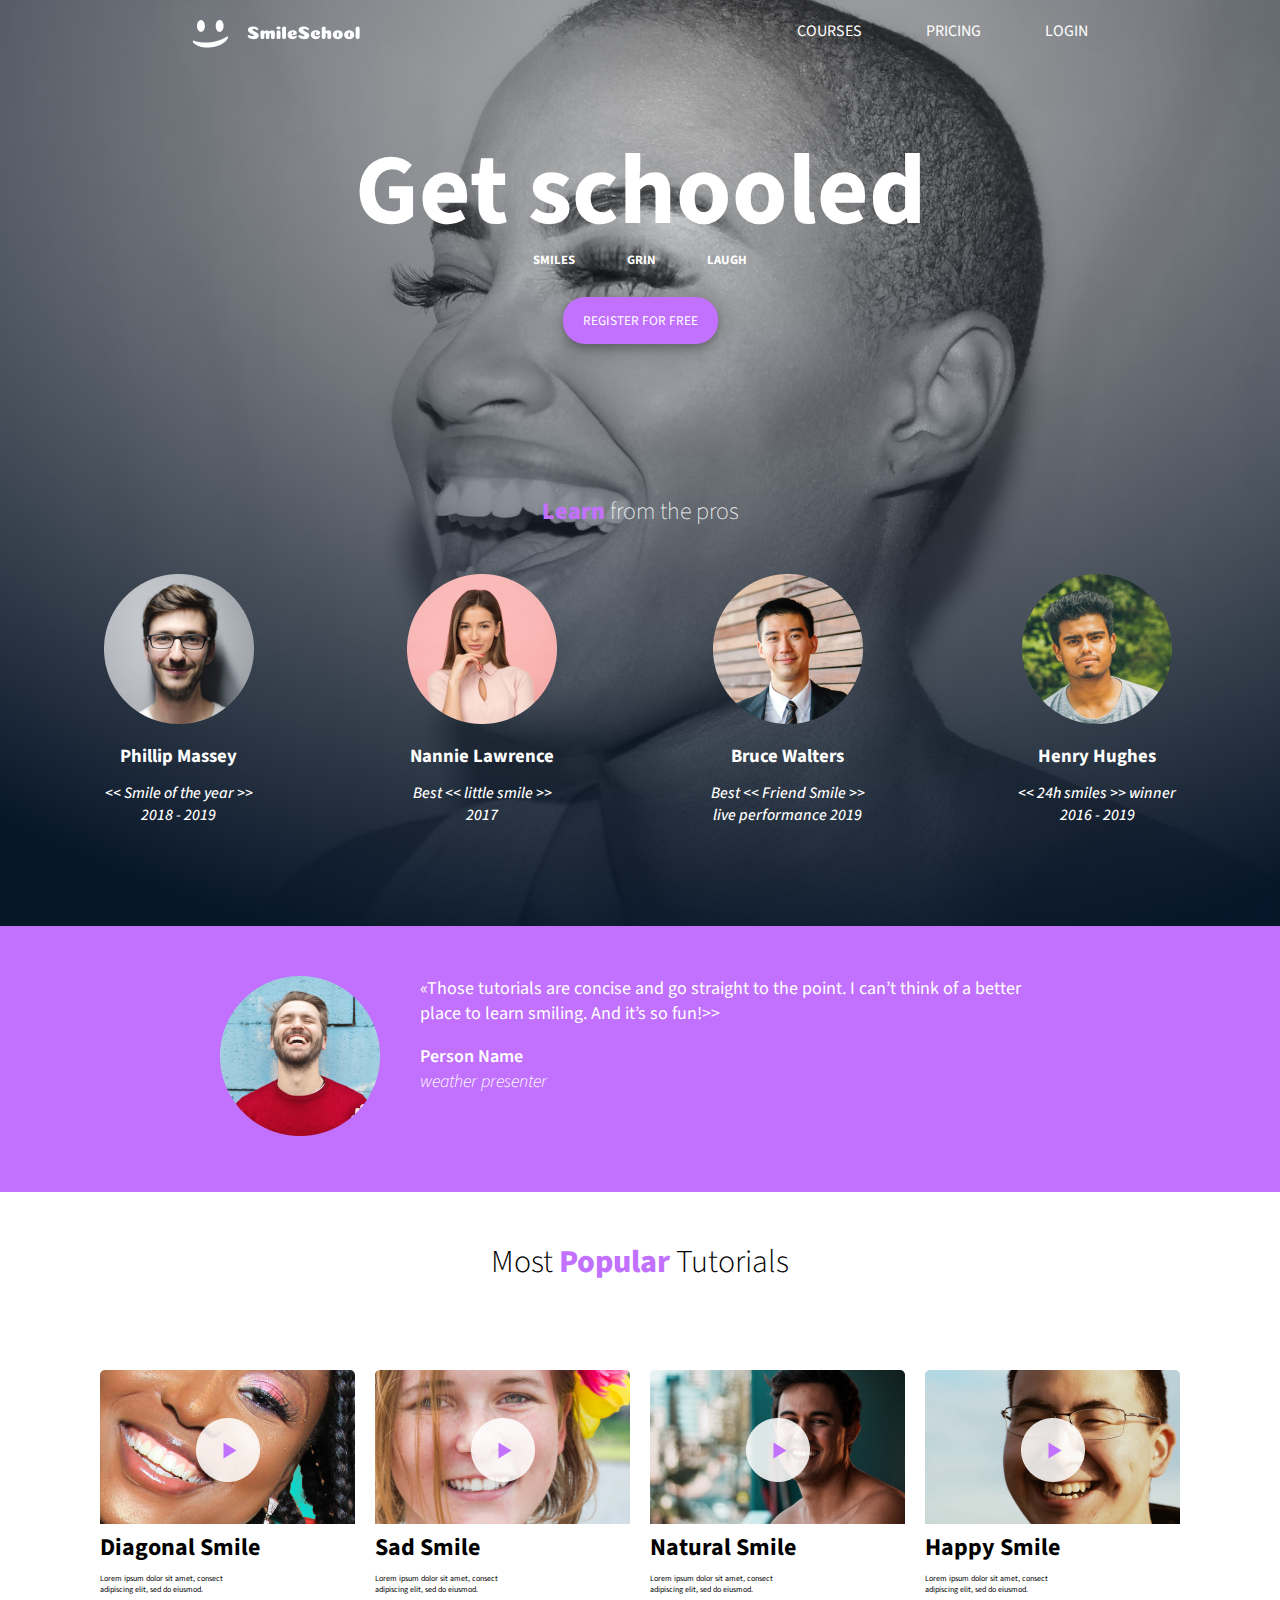
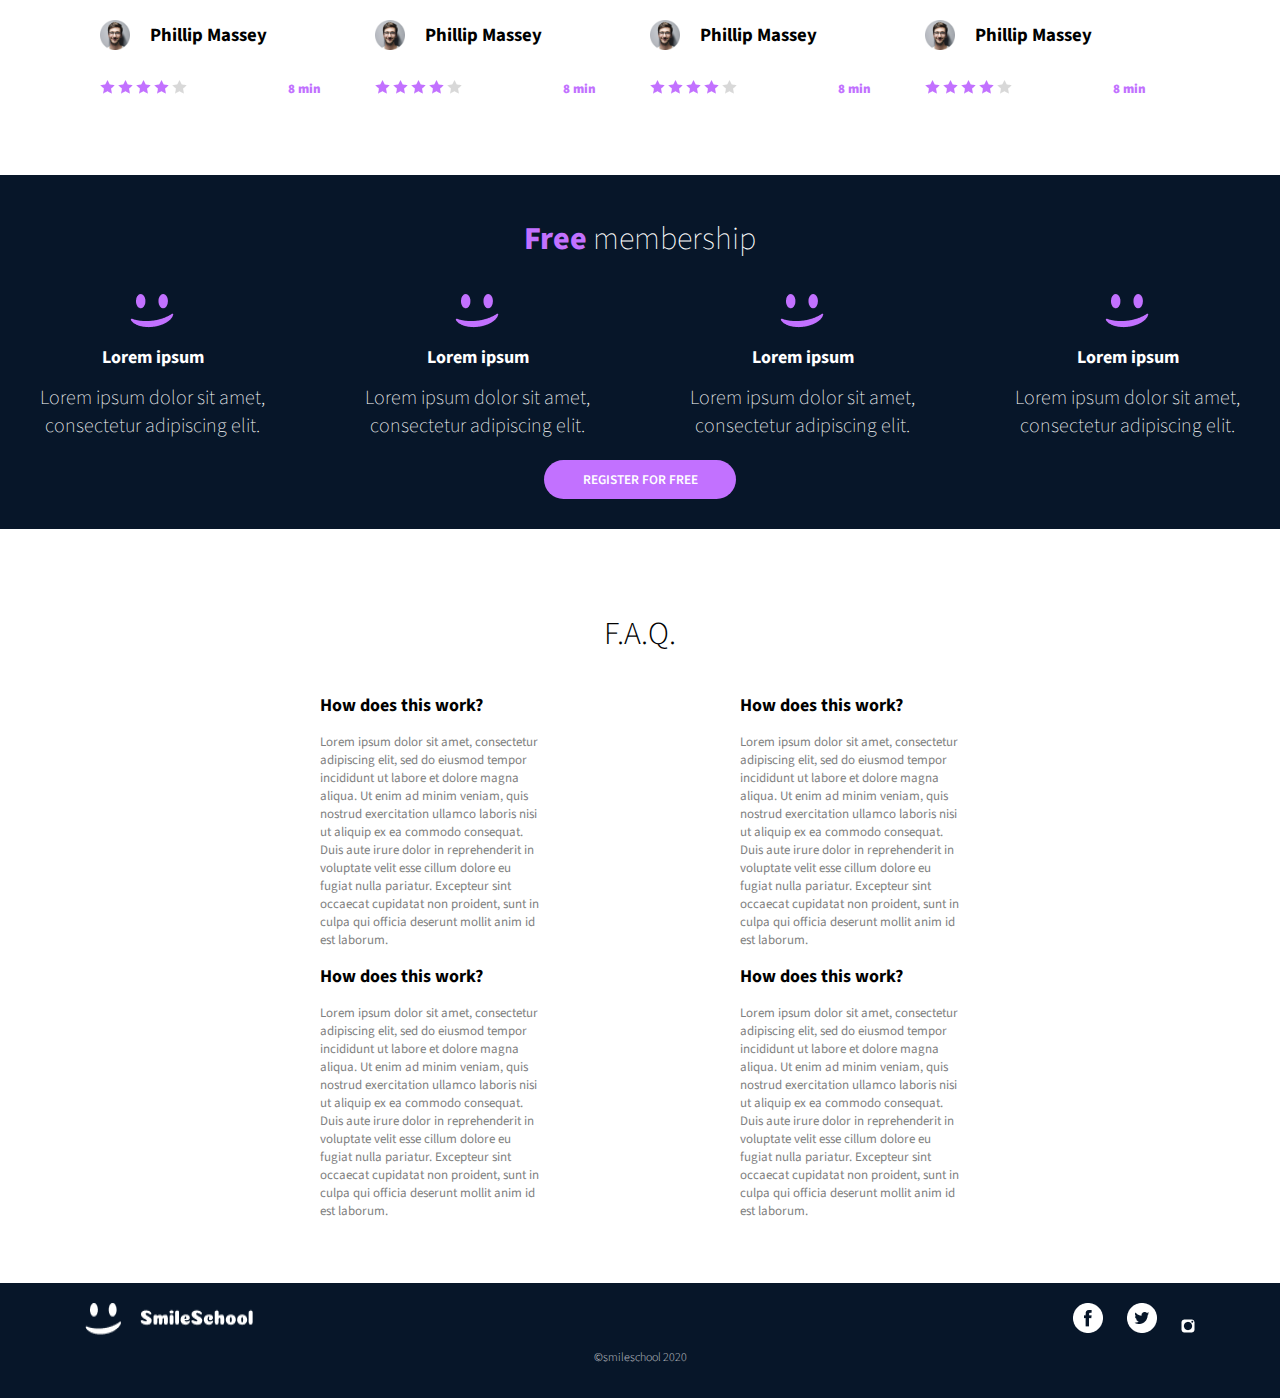
<file: css_advanced/index.html>
<!DOCTYPE html>
<html lang="en">
<head>
    <meta charset="UTF-8" />
    <meta name="viewport" content="width=device-width, initial-scale=1.0" />
    <title>Smile</title>
    <link rel="stylesheet" href="styles.css">
</head>
<body>
<header>
    <div class="nav">
        <a href=""><img src="assets/logo.png" alt="logo" /></a>
        <div class="nav-items">
            <a href="">COURSES</a>
            <a href="">PRICING</a>
            <a href="">LOGIN</a>
        </div>
    </div>
</header>
<main>
    <section class="getSchooled">
        <div class="greeting">
            <h1 class="">Get schooled</h1>
            <div class="greeting-slogan">
                <p>SMILES</p>
                <p>GRIN</p>
                <p>LAUGH</p>
            </div>
            <button class="register_for_free"><p style="font-family: 'Source Sans 3'; color: white;"">REGISTER FOR FREE</p></button>
        </div>
        <div class="learn_from_the_pros">
            <h2><span class="learn">Learn</span> from the pros</h2>
            <div class="the_pros">
                <div>
                    <img src="assets/1.png" alt="Person 1" />
                    <h3>Phillip Massey</h3>
                    <p><< Smile of the year >></p>
                    <p>2018 - 2019</p>
                </div>
                <div>
                    <img src="assets/2.png" alt="Person 2" />
                    <h3>Nannie Lawrence</h3>
                    <p>Best << little smile >></p>
                    <p>2017</p>
                </div>
                <div>
                    <img src="assets/3.png" alt="Person 3" />
                    <h3>Bruce Walters</h3>
                    <p>Best << Friend Smile >></p>
                    <p>live performance 2019</p>
                </div>
                <div>
                    <img src="assets/4.png" alt="Person 4" />
                    <h3>Henry Hughes</h3>
                    <p><< 24h smiles >> winner</p>
                    <p>2016 - 2019</p>
                </div>
            </div>
        </div>
    </section>
    <section class="quoteSection">
        <div class="quotePicture">
            <img src="assets/5.png" alt="Person 5" />
        </div>
        <div class="quote">
            <blockquote>
                «Those tutorials are concise and go straight to the point. I can’t
                think of a better place to learn smiling. And it’s so fun!>>
            </blockquote>
            <p class="personName">Person Name</p>
            <p class="quoteOccupation">weather presenter</p>
        </div>
    </section>
    <section class="tutorials">
        <h1>Most <span style="font-weight: 800; color: #c271ff; font-family: 'Source Sans 3';">Popular</span> Tutorials</h1>
        <div class="tutorials_list">
            <div>
                <div class="video_image">
                    <img src="assets/video1.png" alt="video1" id="background-image" />
                    <img src="assets/play.png" alt="play button" id="play">
                </div>
                <h2>Diagonal Smile</h2>
                <p>
                    Lorem ipsum dolor sit amet, consect adipiscing elit, sed do eiusmod.
                </p>
                <div class="author">
                    <img src="assets/1.png" alt="Author 1" />
                    <h3>Phillip Massey</h3>
                </div>
                <div class="article_bottom">
                    <div>
                        <img src="assets/star1.png" alt="star" />
                        <img src="assets/star1.png" alt="star" />
                        <img src="assets/star1.png" alt="star" />
                        <img src="assets/star1.png" alt="star" />
                        <img src="assets/star2.png" alt="star2" />
                    </div>
                    <p>8 min</p>
                </div>
            </div>
            <div >
                <div class="video_image">
                    <img src="assets/video2.png" alt="video2" />
                    <img src="assets/play.png" alt="play button" id="play">
                </div>
                <h2>Sad Smile</h2>
                <p>
                    Lorem ipsum dolor sit amet, consect adipiscing elit, sed do eiusmod.
                </p>
                <div class="author">
                    <img src="assets/1.png" alt="Author 1" />
                    <h3>Phillip Massey</h3>
                </div>
                <div class="article_bottom">
                    <div>
                        <img src="assets/star1.png" alt="star" />
                        <img src="assets/star1.png" alt="star" />
                        <img src="assets/star1.png" alt="star" />
                        <img src="assets/star1.png" alt="star" />
                        <img src="assets/star2.png" alt="star2" />
                    </div>
                    <p>8 min</p>
                </div>
            </div>
            <div>
                <div class="video_image">
                    <img src="assets/video3.png" alt="video3" />
                    <img src="assets/play.png" alt="play button" id="play">
                </div>
                <h2>Natural Smile</h2>
                <p>
                    Lorem ipsum dolor sit amet, consect adipiscing elit, sed do eiusmod.
                </p>
                <div class="author">
                    <img src="assets/1.png" alt="Author 1" />
                    <h3>Phillip Massey</h3>
                </div>
                <div class="article_bottom">
                    <div>
                        <img src="assets/star1.png" alt="star" />
                        <img src="assets/star1.png" alt="star" />
                        <img src="assets/star1.png" alt="star" />
                        <img src="assets/star1.png" alt="star" />
                        <img src="assets/star2.png" alt="star2" />
                    </div>
                    <p>8 min</p>
                </div>
            </div>
            <div>
                <div class="video_image">
                    <img src="assets/video4.png" alt="video4" />
                    <img src="assets/play.png" alt="play button" id="play">
                </div>
                <h2>Happy Smile</h2>
                <p>
                    Lorem ipsum dolor sit amet, consect adipiscing elit, sed do eiusmod.
                </p>
                <div class="author">
                    <img src="assets/1.png" alt="Author 1" />
                    <h3>Phillip Massey</h3>
                </div>
                <div class="article_bottom">
                    <div>
                        <img src="assets/star1.png" alt="star" />
                        <img src="assets/star1.png" alt="star" />
                        <img src="assets/star1.png" alt="star" />
                        <img src="assets/star1.png" alt="star" />
                        <img src="assets/star2.png" alt="star2" />
                    </div>
                    <p>8 min</p>
                </div>
            </div>
        </div>
    </section>
    <section class="memberships">
        <h1><span style="font-weight: 800; color: #c271ff; font-family: 'Source Sans 3';">Free</span> membership</h1>
        <div class="membership_list">
            <div>
                <img src="assets/smile.png" alt="smile" />
                <h2>Lorem ipsum</h2>
                <p>Lorem ipsum dolor sit amet, consectetur adipiscing elit.</p>
            </div>
            <div>
                <img src="assets/smile.png" alt="smile" />
                <h2>Lorem ipsum</h2>
                <p>Lorem ipsum dolor sit amet, consectetur adipiscing elit.</p>
            </div>
            <div>
                <img src="assets/smile.png" alt="smile" />
                <h2>Lorem ipsum</h2>
                <p>Lorem ipsum dolor sit amet, consectetur adipiscing elit.</p>
            </div>
            <div>
                <img src="assets/smile.png" alt="smile" />
                <h2>Lorem ipsum</h2>
                <p>Lorem ipsum dolor sit amet, consectetur adipiscing elit.</p>
            </div>
        </div>
        <button>REGISTER FOR FREE</button>
    </section>
    <section class="faq">
        <h1>F.A.Q.</h1>
        <div class="questions">
            <div class="questions1">
                <div>
                    <h2>How does this work?</h2>
                    <p>
                        Lorem ipsum dolor sit amet, consectetur adipiscing elit, sed do
                        eiusmod tempor incididunt ut labore et dolore magna aliqua. Ut
                        enim ad minim veniam, quis nostrud exercitation ullamco laboris
                        nisi ut aliquip ex ea commodo consequat. Duis aute irure dolor
                        in reprehenderit in voluptate velit esse cillum dolore eu fugiat
                        nulla pariatur. Excepteur sint occaecat cupidatat non proident,
                        sunt in culpa qui officia deserunt mollit anim id est laborum.
                    </p>
                </div>
                <div>
                    <h2>How does this work?</h2>
                    <p>
                        Lorem ipsum dolor sit amet, consectetur adipiscing elit, sed do
                        eiusmod tempor incididunt ut labore et dolore magna aliqua. Ut
                        enim ad minim veniam, quis nostrud exercitation ullamco laboris
                        nisi ut aliquip ex ea commodo consequat. Duis aute irure dolor
                        in reprehenderit in voluptate velit esse cillum dolore eu fugiat
                        nulla pariatur. Excepteur sint occaecat cupidatat non proident,
                        sunt in culpa qui officia deserunt mollit anim id est laborum.
                    </p>
                </div>
            </div>
            <div class="questions2">
                <div>
                    <h2>How does this work?</h2>
                    <p>
                        Lorem ipsum dolor sit amet, consectetur adipiscing elit, sed do
                        eiusmod tempor incididunt ut labore et dolore magna aliqua. Ut
                        enim ad minim veniam, quis nostrud exercitation ullamco laboris
                        nisi ut aliquip ex ea commodo consequat. Duis aute irure dolor
                        in reprehenderit in voluptate velit esse cillum dolore eu fugiat
                        nulla pariatur. Excepteur sint occaecat cupidatat non proident,
                        sunt in culpa qui officia deserunt mollit anim id est laborum.
                    </p>
                </div>
                <div>
                    <h2>How does this work?</h2>
                    <p>
                        Lorem ipsum dolor sit amet, consectetur adipiscing elit, sed do
                        eiusmod tempor incididunt ut labore et dolore magna aliqua. Ut
                        enim ad minim veniam, quis nostrud exercitation ullamco laboris
                        nisi ut aliquip ex ea commodo consequat. Duis aute irure dolor
                        in reprehenderit in voluptate velit esse cillum dolore eu fugiat
                        nulla pariatur. Excepteur sint occaecat cupidatat non proident,
                        sunt in culpa qui officia deserunt mollit anim id est laborum.
                    </p>
                </div>
            </div>
        </div>
    </section>
</main>
<footer >
    <div>
        <div class="footer_content">
            <img src="assets/logo.png" alt="logo">
            <div class="social_media">
                <img src="assets/facebook.png" alt="facebook">
                <img src="assets/twitter.png" alt="twitter">
                <img src="assets/instagram.png" alt="instagram">
            </div>
        </div>
        <p>©smileschool 2020</p>
    </div>
</footer>
</body>
</html>
</file>
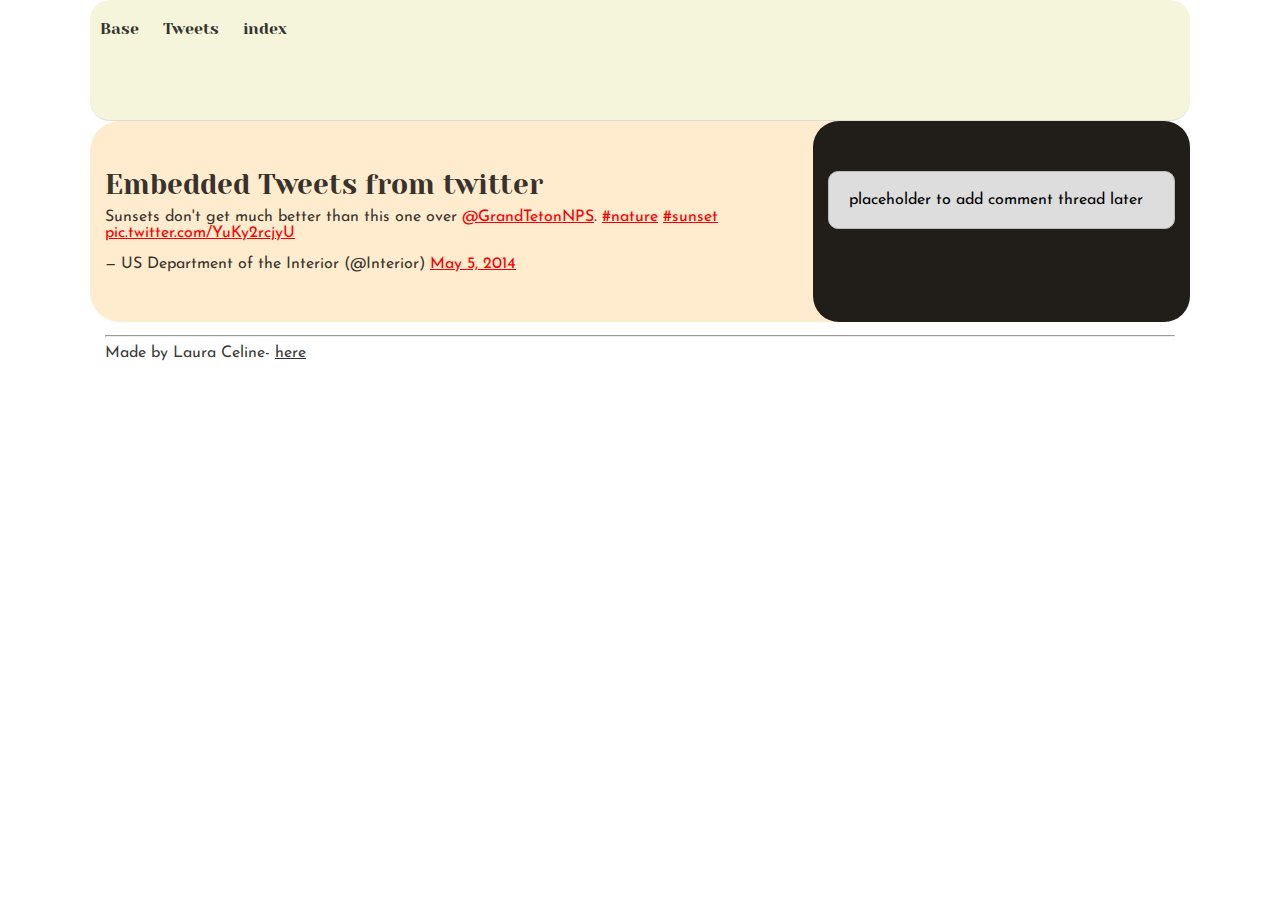
<file: css_basic/index.html>
<!DOCTYPE html>
<html lang="en">
<head>
    <meta charset="UTF-8">
    <meta name="viewport" content="width=device-width, initial-scale=1.0">
    <title>Alu Web</title>
    <link href="base.css" rel="stylesheet">
    <link href="styles.css" rel="stylesheet">
</head>
<body>
<header>
    <ul>
        <li><a href="base_index.html">Base</a></li>
        <li><a href="tweets.html">Tweets</a></li>
        <li><a href="index.html">index</a></li>
    </ul>
</header>
<main>
    <article>
        <h3> Embedded Tweets from twitter</h3>
        <blockquote class="twitter-tweet">
            <p lang="en" dir="ltr">Sunsets don&#39;t get much better than this one over
                <a href="https://twitter.com/GrandTetonNPS?ref_src=twsrc%5Etfw">@GrandTetonNPS</a>.
                <a href="https://twitter.com/hashtag/nature?src=hash&amp;ref_src=twsrc%5Etfw">#nature</a>
                <a href="https://twitter.com/hashtag/sunset?src=hash&amp;ref_src=twsrc%5Etfw">#sunset</a> <a href="http://t.co/YuKy2rcjyU">pic.twitter.com/YuKy2rcjyU</a></p>&mdash; US Department of the Interior (@Interior) <a href="https://twitter.com/Interior/status/463440424141459456?ref_src=twsrc%5Etfw">May 5, 2014</a>
        </blockquote>
        <script async src="https://platform.twitter.com/widgets.js" charset="utf-8">

        </script>

    </article>
    <aside>
        <p>placeholder to add comment thread later</p>
    </aside>
</main>

<footer>
    <hr>
    Made by Laura Celine- <a href="https://github.com/62laura" target="_blank">here</a>
</footer>

</body>
</html>
</file>
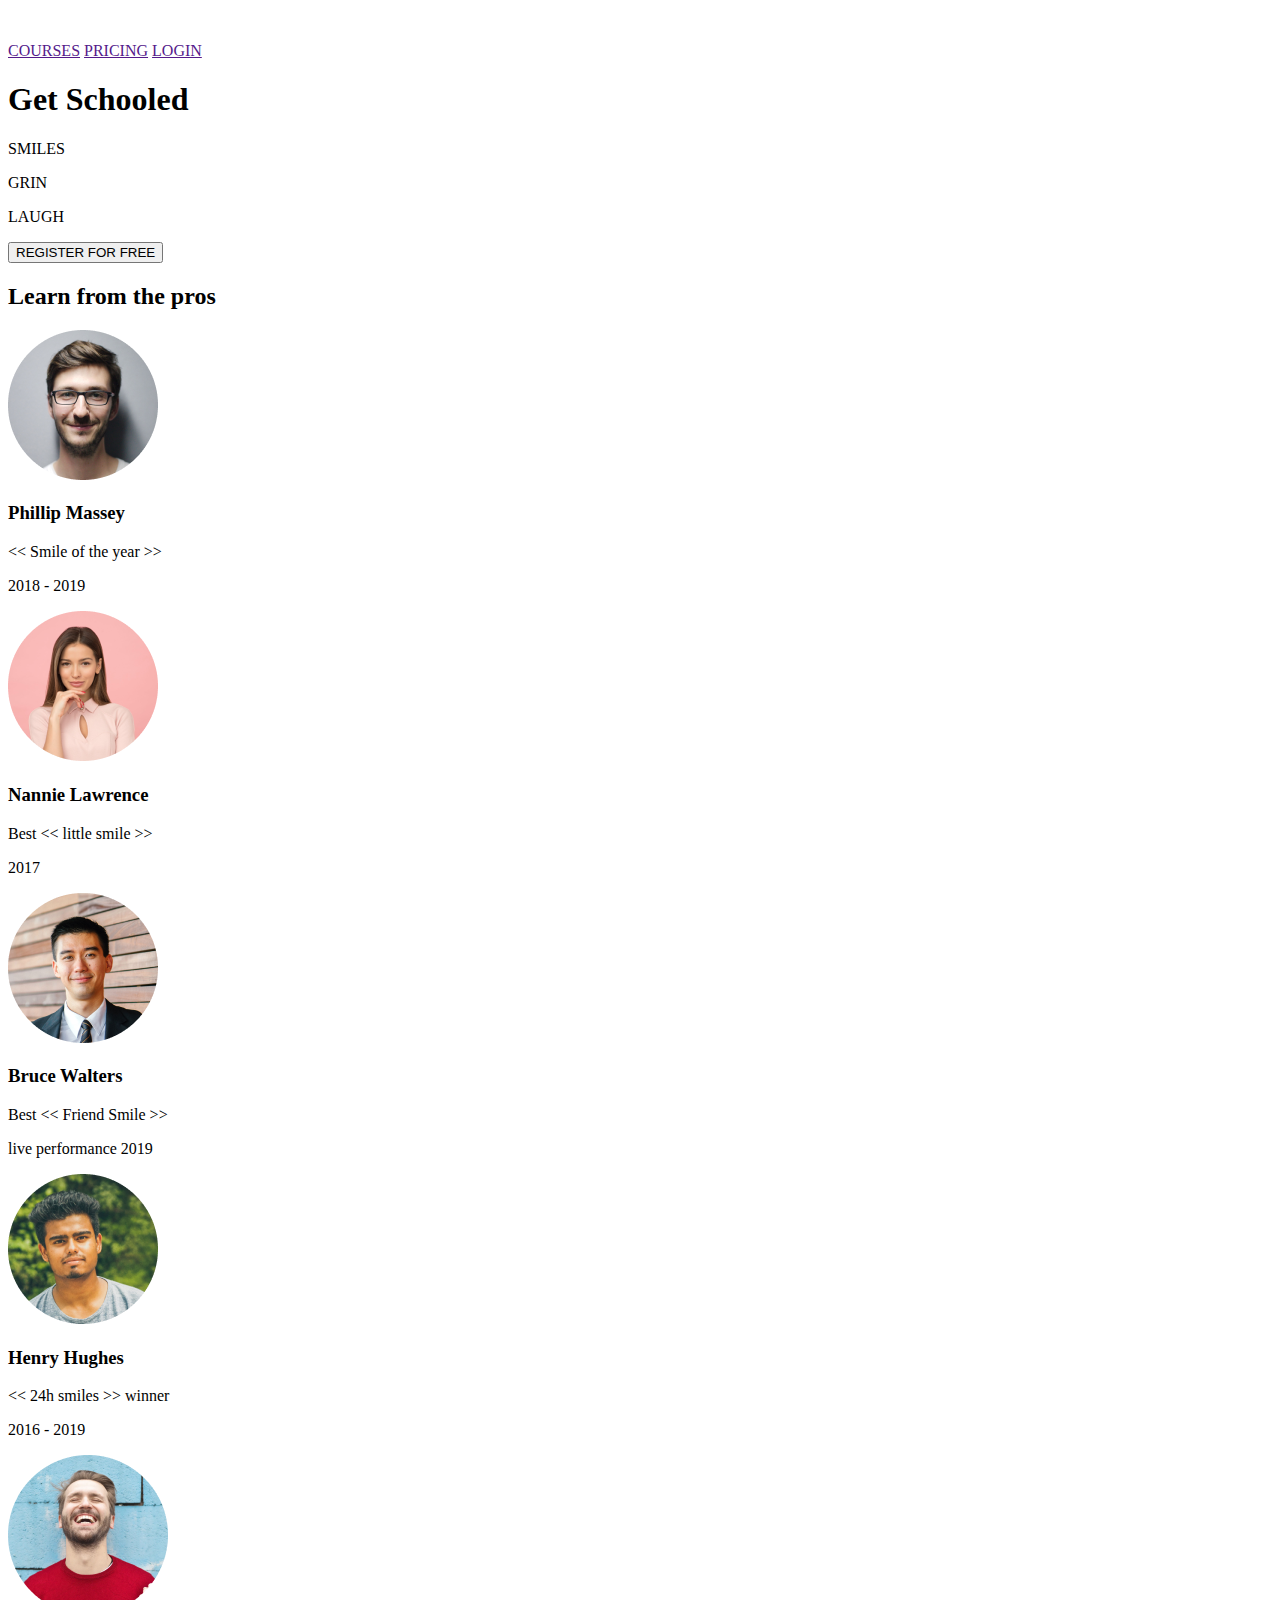
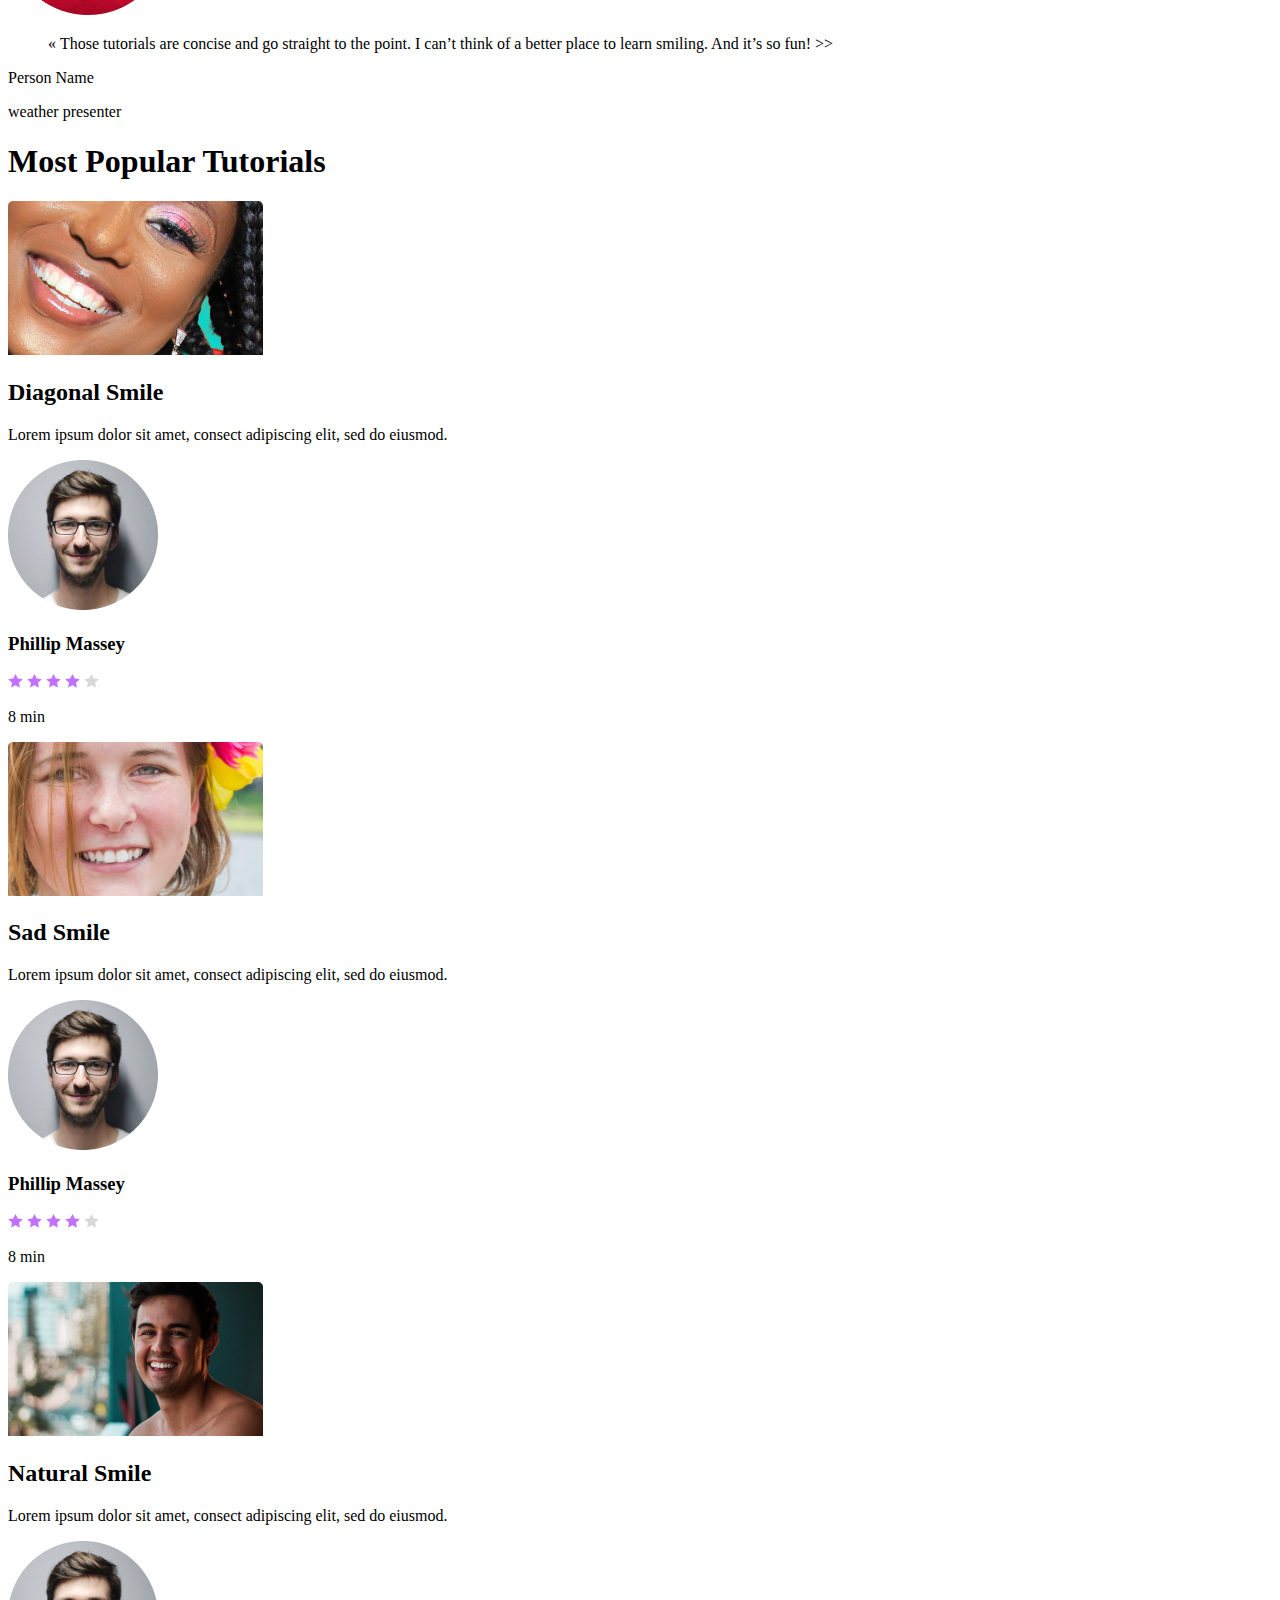
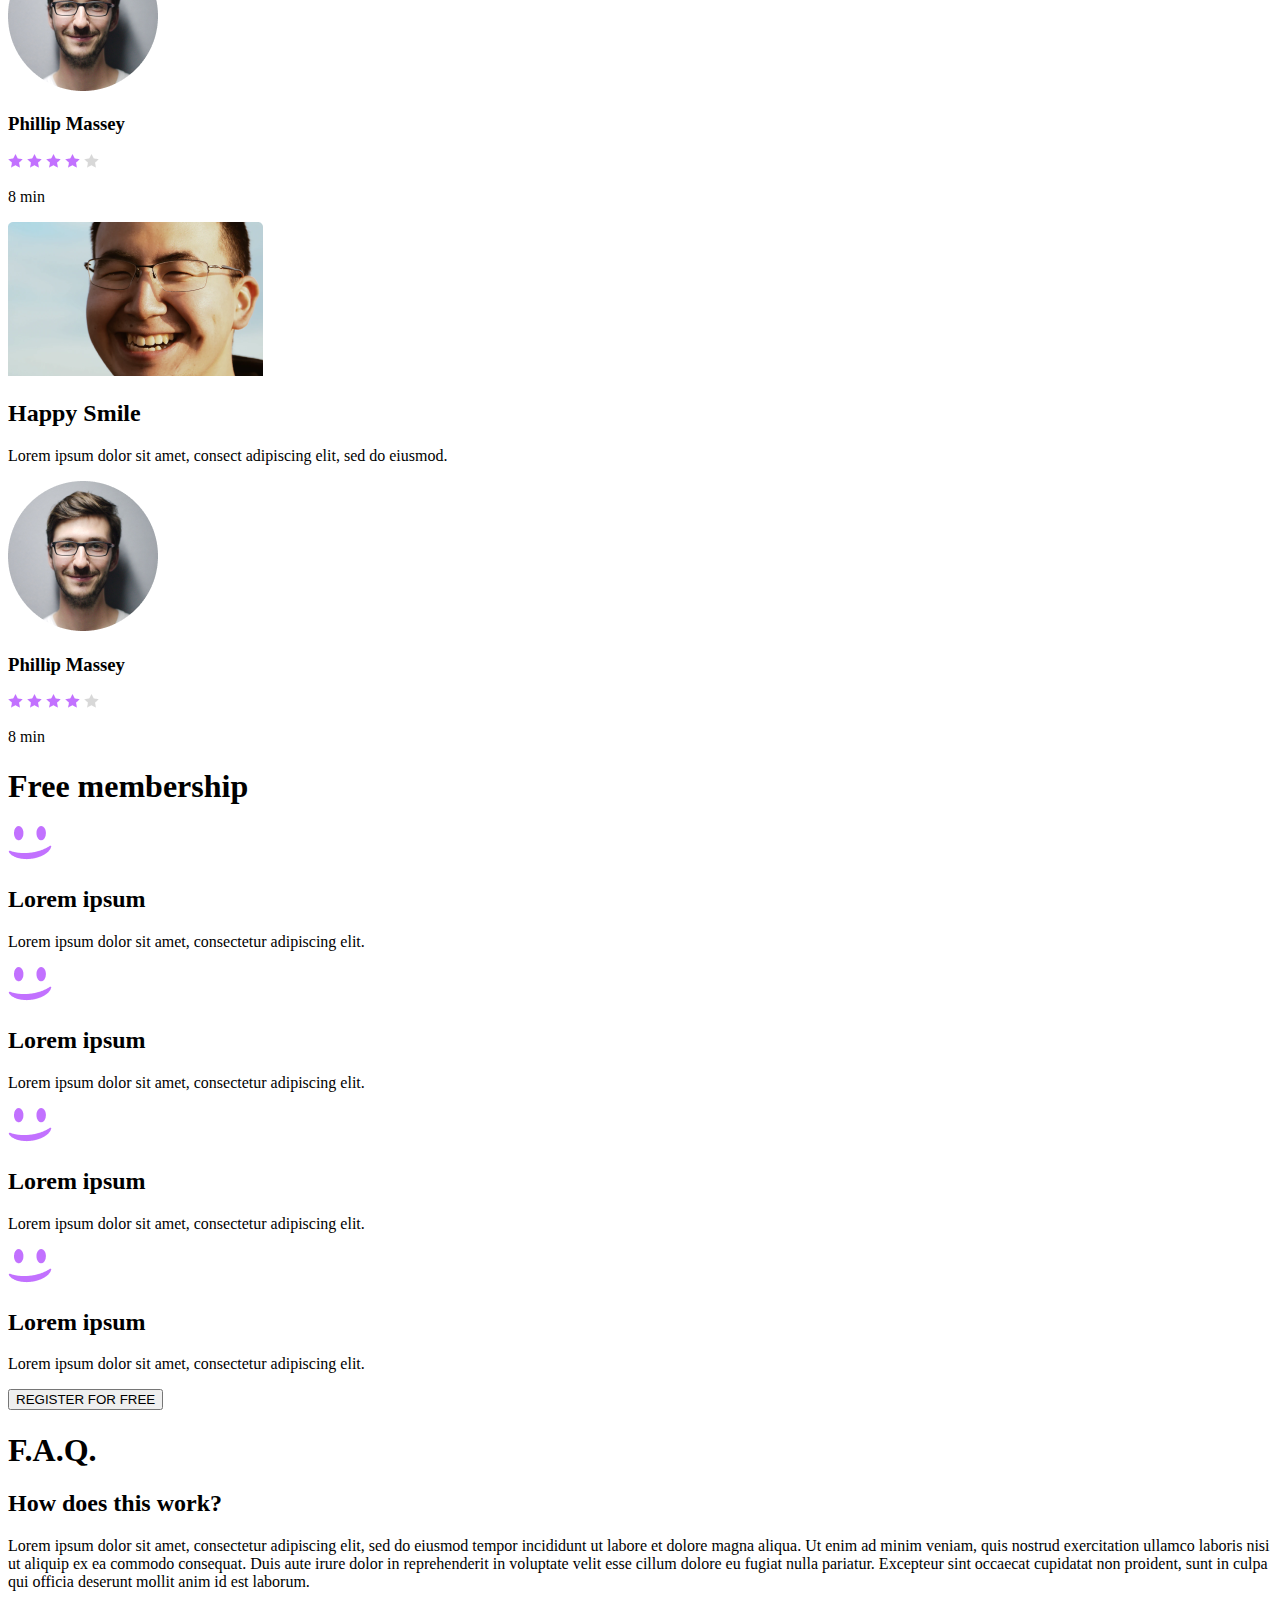
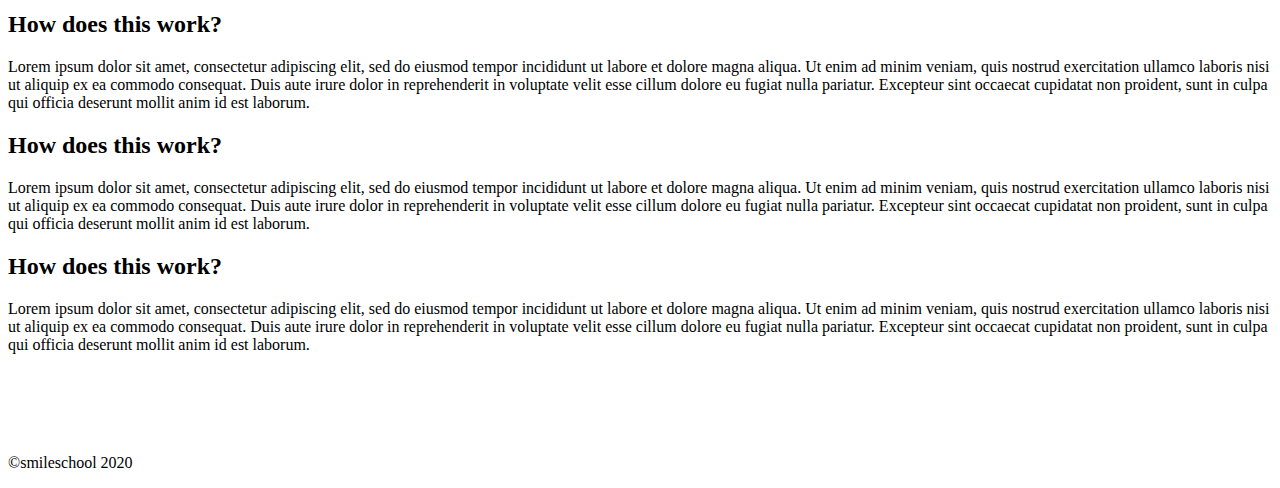
<file: html_advanced/index.html>
<!DOCTYPE html>
<html lang="en">
<head>
    <meta charset="UTF-8" />
    <meta name="viewport" content="width=device-width, initial-scale=1.0" />
    <title>Smile</title>
</head>
<body>
<header>
    <div>
        <a href=""><img src="assets/logo.png" alt="logo" /></a>
        <div>
            <a href="">COURSES</a>
            <a href="">PRICING</a>
            <a href="">LOGIN</a>
        </div>
    </div>
</header>
<main>
    <section>
        <div>
            <h1>Get Schooled</h1>
            <p>SMILES</p>
            <p>GRIN</p>
            <p>LAUGH</p>
            <button>REGISTER FOR FREE</button>
        </div>
        <div>
            <h2>Learn from the pros</h2>
            <div>
                <div>
                    <img src="assets/1.png" alt="Person 1" />
                    <h3>Phillip Massey</h3>
                    <p><< Smile of the year >></p>
                    <p>2018 - 2019</p>
                </div>
                <div>
                    <img src="assets/2.png" alt="Person 2" />
                    <h3>Nannie Lawrence</h3>
                    <p>Best << little smile >></p>
                    <p>2017</p>
                </div>
                <div>
                    <img src="assets/3.png" alt="Person 3" />
                    <h3>Bruce Walters</h3>
                    <p>Best << Friend Smile >></p>
                    <p>live performance 2019</p>
                </div>
                <div>
                    <img src="assets/4.png" alt="Person 4" />
                    <h3>Henry Hughes</h3>
                    <p><< 24h smiles >> winner</p>
                    <p>2016 - 2019</p>
                </div>
            </div>
        </div>
    </section>
    <section>
        <div>
            <img src="assets/5.png" alt="Person 5" />
        </div>
        <div>
            <blockquote>
                « Those tutorials are concise and go straight to the point. I can’t
                think of a better place to learn smiling. And it’s so fun! >>
            </blockquote>
            <p>Person Name</p>
            <p>weather presenter</p>
        </div>
    </section>
    <section>
        <h1>Most Popular Tutorials</h1>
        <div>
            <img src="assets/video1.png" alt="video1" />
            <h2>Diagonal Smile</h2>
            <p>
                Lorem ipsum dolor sit amet, consect adipiscing elit, sed do eiusmod.
            </p>
            <div>
                <img src="assets/1.png" alt="Author 1" />
                <h3>Phillip Massey</h3>
            </div>
            <div>
                <div>
                    <img src="assets/star1.png" alt="star" />
                    <img src="assets/star1.png" alt="star" />
                    <img src="assets/star1.png" alt="star" />
                    <img src="assets/star1.png" alt="star" />
                    <img src="assets/star2.png" alt="star2" />
                </div>
                <p>8 min</p>
            </div>
        </div>
        <div>
            <img src="assets/video2.png" alt="video2" />
            <h2>Sad Smile</h2>
            <p>
                Lorem ipsum dolor sit amet, consect adipiscing elit, sed do eiusmod.
            </p>
            <div>
                <img src="assets/1.png" alt="Author 1" />
                <h3>Phillip Massey</h3>
            </div>
            <div>
                <div>
                    <img src="assets/star1.png" alt="star" />
                    <img src="assets/star1.png" alt="star" />
                    <img src="assets/star1.png" alt="star" />
                    <img src="assets/star1.png" alt="star" />
                    <img src="assets/star2.png" alt="star2" />
                </div>
                <p>8 min</p>
            </div>
        </div>
        <div>
            <img src="assets/video3.png" alt="video3" />
            <h2>Natural Smile</h2>
            <p>
                Lorem ipsum dolor sit amet, consect adipiscing elit, sed do eiusmod.
            </p>
            <div>
                <img src="assets/1.png" alt="Author 1" />
                <h3>Phillip Massey</h3>
            </div>
            <div>
                <div>
                    <img src="assets/star1.png" alt="star" />
                    <img src="assets/star1.png" alt="star" />
                    <img src="assets/star1.png" alt="star" />
                    <img src="assets/star1.png" alt="star" />
                    <img src="assets/star2.png" alt="star2" />
                </div>
                <p>8 min</p>
            </div>
        </div>
        <div>
            <img src="assets/video4.png" alt="video4" />
            <h2>Happy Smile</h2>
            <p>
                Lorem ipsum dolor sit amet, consect adipiscing elit, sed do eiusmod.
            </p>
            <div>
                <img src="assets/1.png" alt="Author 1" />
                <h3>Phillip Massey</h3>
            </div>
            <div>
                <div>
                    <img src="assets/star1.png" alt="star" />
                    <img src="assets/star1.png" alt="star" />
                    <img src="assets/star1.png" alt="star" />
                    <img src="assets/star1.png" alt="star" />
                    <img src="assets/star2.png" alt="star2" />
                </div>
                <p>8 min</p>
            </div>
        </div>
    </section>
    <section>
        <h1>Free membership</h1>
        <div>
            <div>
                <img src="assets/smile.png" alt="smile" />
                <h2>Lorem ipsum</h2>
                <p>Lorem ipsum dolor sit amet, consectetur adipiscing elit.</p>
            </div>
            <div>
                <img src="assets/smile.png" alt="smile" />
                <h2>Lorem ipsum</h2>
                <p>Lorem ipsum dolor sit amet, consectetur adipiscing elit.</p>
            </div>
            <div>
                <img src="assets/smile.png" alt="smile" />
                <h2>Lorem ipsum</h2>
                <p>Lorem ipsum dolor sit amet, consectetur adipiscing elit.</p>
            </div>
            <div>
                <img src="assets/smile.png" alt="smile" />
                <h2>Lorem ipsum</h2>
                <p>Lorem ipsum dolor sit amet, consectetur adipiscing elit.</p>
            </div>
        </div>
        <button>REGISTER FOR FREE</button>
    </section>
    <section>
        <h1>F.A.Q.</h1>
        <div>
            <div>
                <div>
                    <h2>How does this work?</h2>
                    <p>
                        Lorem ipsum dolor sit amet, consectetur adipiscing elit, sed do
                        eiusmod tempor incididunt ut labore et dolore magna aliqua. Ut
                        enim ad minim veniam, quis nostrud exercitation ullamco laboris
                        nisi ut aliquip ex ea commodo consequat. Duis aute irure dolor
                        in reprehenderit in voluptate velit esse cillum dolore eu fugiat
                        nulla pariatur. Excepteur sint occaecat cupidatat non proident,
                        sunt in culpa qui officia deserunt mollit anim id est laborum.
                    </p>
                </div>
                <div>
                    <h2>How does this work?</h2>
                    <p>
                        Lorem ipsum dolor sit amet, consectetur adipiscing elit, sed do
                        eiusmod tempor incididunt ut labore et dolore magna aliqua. Ut
                        enim ad minim veniam, quis nostrud exercitation ullamco laboris
                        nisi ut aliquip ex ea commodo consequat. Duis aute irure dolor
                        in reprehenderit in voluptate velit esse cillum dolore eu fugiat
                        nulla pariatur. Excepteur sint occaecat cupidatat non proident,
                        sunt in culpa qui officia deserunt mollit anim id est laborum.
                    </p>
                </div>
            </div>
            <div>
                <div>
                    <h2>How does this work?</h2>
                    <p>
                        Lorem ipsum dolor sit amet, consectetur adipiscing elit, sed do
                        eiusmod tempor incididunt ut labore et dolore magna aliqua. Ut
                        enim ad minim veniam, quis nostrud exercitation ullamco laboris
                        nisi ut aliquip ex ea commodo consequat. Duis aute irure dolor
                        in reprehenderit in voluptate velit esse cillum dolore eu fugiat
                        nulla pariatur. Excepteur sint occaecat cupidatat non proident,
                        sunt in culpa qui officia deserunt mollit anim id est laborum.
                    </p>
                </div>
                <div>
                    <h2>How does this work?</h2>
                    <p>
                        Lorem ipsum dolor sit amet, consectetur adipiscing elit, sed do
                        eiusmod tempor incididunt ut labore et dolore magna aliqua. Ut
                        enim ad minim veniam, quis nostrud exercitation ullamco laboris
                        nisi ut aliquip ex ea commodo consequat. Duis aute irure dolor
                        in reprehenderit in voluptate velit esse cillum dolore eu fugiat
                        nulla pariatur. Excepteur sint occaecat cupidatat non proident,
                        sunt in culpa qui officia deserunt mollit anim id est laborum.
                    </p>
                </div>
            </div>
        </div>
    </section>
</main>
<footer>
    <div>
        <div>
            <img src="assets/logo.png" alt="logo">
            <div>
                <img src="assets/facebook.png" alt="facebook">
                <img src="assets/twitter.png" alt="twitter">
                <img src="assets/instagram.png" alt="">
            </div>
        </div>
        <p>©smileschool 2020</p>
    </div>
</footer>
</body>
</file>
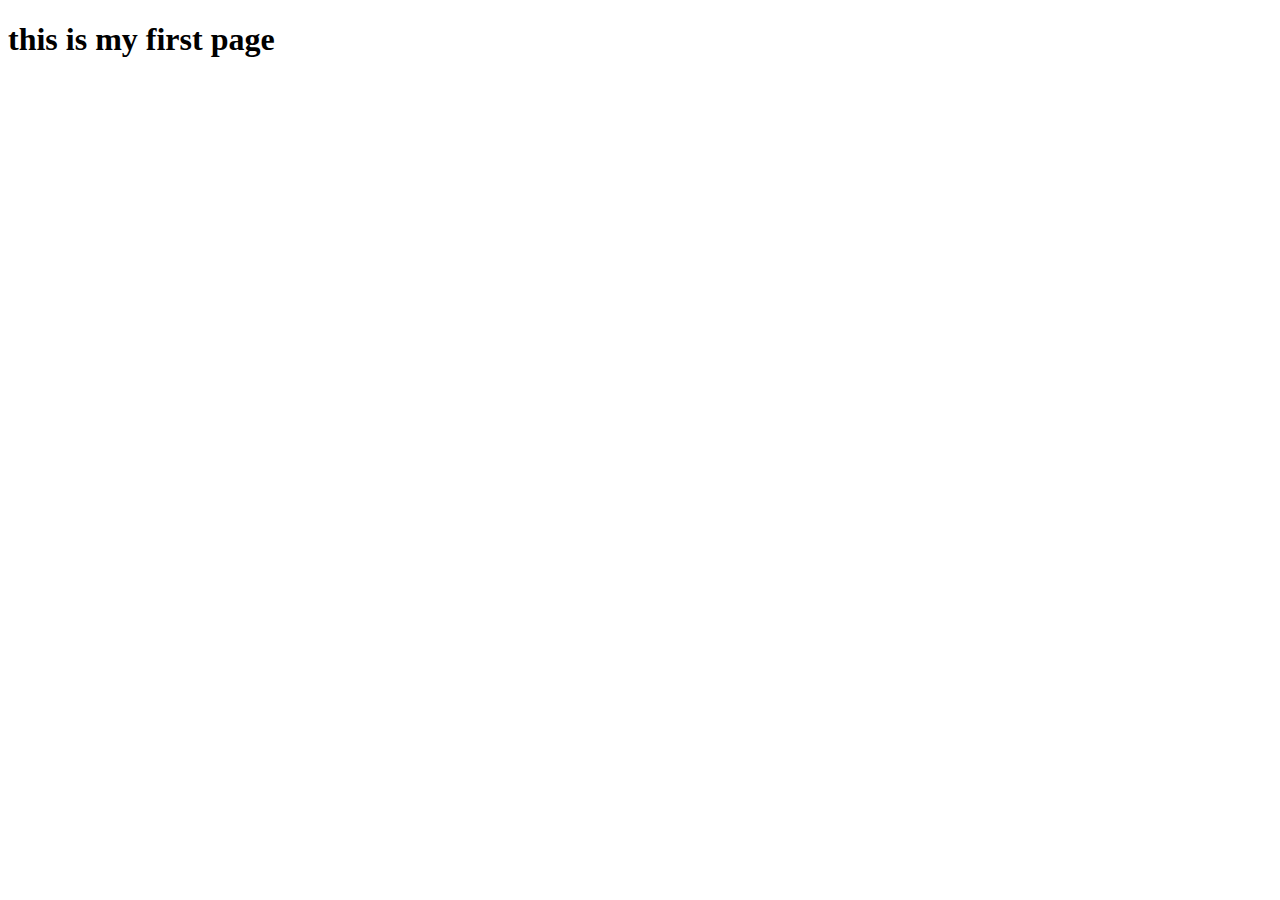
<file: html_basic/base_index.html>
<!DOCTYPE html>
<html lang="en">
<head>
    <meta charset="UTF-8">
    <meta name="viewport" content="width=device-width, initial-scale=1.0">
    <title>Alu Web development</title>
</head>
<body>
    <h1>this is my first page</h1>
    
</body>
</html>
</file>
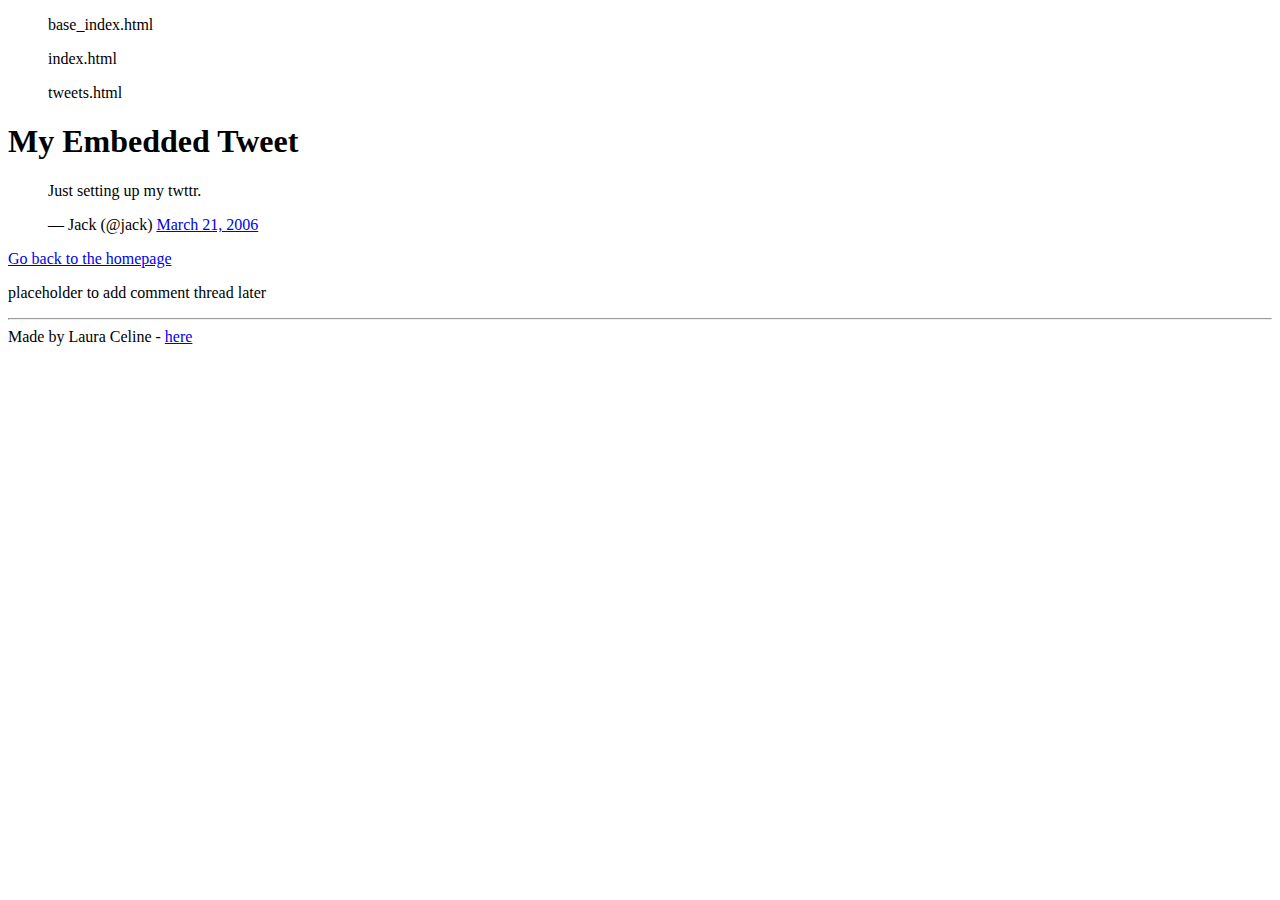
<file: html_basic/tweets.html>
<!DOCTYPE html>
<html lang="en">
<head>
    <meta charset="UTF-8">
    <meta name="viewport" content="width=device-width, initial-scale=1.0">
    <title>Tweets Page</title>
</head>
<body>
<header>
    <li>
        <ul>base_index.html</ul>
        <ul>index.html</ul>
        <ul>tweets.html</ul>
    </li>
</header>
<main>
    <h1>My Embedded Tweet</h1>
    <blockquote class="twitter-tweet">
        <p lang="en" dir="ltr"> Just setting up my twttr. </p>&mdash; Jack (@jack)
        <a href="https://twitter.com/jack/status/20">March 21, 2006</a>
    </blockquote>
    <script async src="https://platform.twitter.com/widgets.js" charset="utf-8"></script>
    <p><a href="index.html">Go back to the homepage</a></p>
    <aside>
        <p>placeholder to add comment thread later</p>
    </aside>
</main>

<footer>
    <hr> Made by Laura Celine - <a href="https://github.com/62Laura" target="_blank">here</a>
</footer>
</body>
</html>
</file>
<file: css_advanced/styles.css>
@import url('https://fonts.googleapis.com/css2?family=Source+Sans+3:ital,wght@0,200;0,300;0,400;0,600;1,200;1,300;1,600&display=swap');

body {
  margin: 0;
  background-image: url(assets/background.png);
}
.nav {
  display: flex;
  justify-content: space-between;
  margin-left: 15vw;
  margin-right: 15vw;
  margin-top: 20px;
  gap: 200px;
}
.nav-items {
  display: flex;
  gap: 5vw;
}
.nav-items a {
  text-decoration: none;
  color: white;
  font-family: 'Source Sans 3';
}
.getSchooled {
  width: 100%;

  display: flex;
  flex-direction: column;
  align-items: center;
}
.greeting {
  display: flex;
  flex-direction: column;
  align-items: center;
}
.greeting-slogan {
  display: flex;
  flex-direction: row;
  gap: 4vw;
  align-items: center;
  font-family: 'Source Sans 3';
  color: white;
  font-size: 1vw;
  position: relative;
  bottom: 5vh;
  font-weight: bold;
  margin-top: 20px;
}

.greeting h1 {
  font-family: 'Source Sans 3';
  color: white;
  font-size: 100px;
  margin-bottom: 0;
}

.register_for_free {
  border-radius: 22px;
  border: 0px;
  background-color: #c271ff;
  padding-left: 20px;
  padding-right: 20px;
  position: relative;
  bottom: 30px;
  box-shadow: 0 4px 8px 0 rgba(0, 0, 0, 0.2), 0 6px 20px 0 rgba(0, 0, 0, 0.19);
}

.learn {
  color: #c271ff;
  font-weight: 1000;
}
.learn_from_the_pros {
  display: flex;
  flex-direction: column;
  align-items: center;
  color: white;
  font-family: 'Source Sans 3';
  flex-wrap: wrap;
  margin-top: 100px;
}
.learn_from_the_pros h2 {
  font-weight: 100;
  margin-bottom: 5vh;
}

.the_pros {
  display: flex;
  justify-content: space-between;
  gap: 12vw;
  margin-bottom: 100px;
}
.the_pros div {
  display: flex;
  flex-direction: column;
  align-items: center;
}
.the_pros div h3 {
  padding: 0;
  margin-bottom: 1.5vh;
}
.the_pros div p {
  font-weight: 500;
  font-style: italic;
  padding: 0;
  margin: 0;
}
.quoteSection {
  background-color: #c271ff;
  display: flex;
  justify-content: center;
  color: white;
  font-family: 'Source Sans 3';
  gap: 40px;
  padding-top: 50px;
  padding-bottom: 50px;
  margin-bottom: 0;
}
.quote {
  width: 50%;
}
blockquote {
  margin: 0;
  padding: 0;
  font-weight: 400;
  font-size: large;
}
.quoteOccupation {
  margin: 0;
  font-weight: 300;
  font-style: italic;
  font-size: large;
}
.personName {
  margin-bottom: 0;
  font-size: large;
  font-weight: 600;
}
.tutorials {
  background-color: white;
  color: black;
  font-family: 'Source Sans 3';
  padding-top: 5px;
}
.tutorials h1 {
  font-weight: 300;
  text-align: center;
  padding-top: 20px;
}
.tutorials_list {
  display: flex;
  gap: 20px;
  flex-wrap: wrap;
  padding: 5vw;
  justify-content: center;
}
#play {
  position: absolute;
  top: 50%;
  left: 50%;
  transform: translate(-50%, -50%);
  z-index: 2;
}

.tutorials_list p {
  font-size: 8px;
  width: 60%;
  height: fit-content;
}
.tutorials_list h2 {
  height: fit-content;
  margin: 0;
}

.video_image {
  position: relative;
  width: fit-content;
  height: fit-content;
  background-size: cover;
}
.author {
  display: flex;
  align-items: center;
  gap: 20px;
}
.author img {
  width: 30px;
  height: 30px;
}

.article_bottom {
  display: flex;
  align-items: center;
  gap: 30%;
}
.article_bottom div {
  width: 100%;
}
.article_bottom p {
  color: #c271ff;
  font-size: 13px;
  font-weight: 900;
}
.memberships {
  color: white;
  padding-top: 10px;
  background-color: #071629;
  font-family: 'Source Sans 3';
  display: flex;
  flex-direction: column;
  align-items: center;
}
.memberships h1 {
  padding-top: 10px;
  text-align: center;
  font-weight: 100;
}
.membership_list {
  display: flex;
  align-items: center;
  gap: 20px;
  padding-top: 10px;
  padding-bottom: 20px;
}

.membership_list div {
  display: flex;
  flex-direction: column;
  align-items: center;
}
.membership_list div h2 {
  font-size: 18px;
}
.membership_list div p {
  text-align: center;
  font-size: 20px;
  margin: 0;
  font-weight: 200;
}
.memberships button {
  background-color: #c271ff;
  color: white;
  padding: 10px;
  font-family: 'Source Sans 3';
  width: 15%;
  border-radius: 20px;
  border: 0;
  margin-bottom: 30px;
  font-weight: 600;
}
.faq {
  background-color: white;
  font-family: 'Source Sans 3';
  padding-top: 10px;
  color: black;
}

.faq h1 {
  font-weight: 300;
  text-align: center;
  padding-top: 50px;
  font-size: xx-large;
}
.questions {
  margin: auto;
  width: 50%;
  display: flex;
  gap: 200px;
  padding-bottom: 50px;
}

.questions2 div h2,
.questions1 div h2 {
  font-size: large;
}

.questions1 div p,
.questions2 div p {
  font-size: small;
  color: grey;
}
footer {
  background-color: #071629;
  padding: 20px;
  display: flex;
  justify-content: center;
}
.footer_content {
  display: flex;
  justify-content: space-between;
  gap: 50rem;
}
.social_media img{
  padding-left:20px;
}
footer p {
    font-weight: 100;
    font-size: 12px;
  text-align: center;
  color: white;
  font-family: 'Source Sans 3';
}
</file>
<file: css_basic/base.css>
@import url(https://fonts.googleapis.com/css?family=Yeseva+One);
@import url(https://fonts.googleapis.com/css?family=Josefin+Sans:400,700,700italic,400italic);

html, body {
	height: 100%;
	min-height: 100%;
}
html, body, div, span, applet, object, iframe,
h1, h2, h3, h4, h5, h6, p, blockquote, pre,
a, abbr, acronym, address, big, cite, code,
del, dfn, img, ins, kbd, q, s, samp,
small, strike, sub, sup, tt, var,
b, u, i, center,
dl, dt, dd,
fieldset, form, label, legend,
table, caption, tbody, tfoot, thead, tr, th, td,
article, aside, canvas, details, embed,
figure, figcaption, footer, header, hgroup,
menu, nav, output, ruby, section, summary,
time, mark, audio, video {
	margin: 0;
	padding: 0;
	border: 0;
	font-size: 100%;
	font: inherit;
	vertical-align: baseline;
}

article, aside, details, figcaption, figure,
footer, header, hgroup, menu, nav, section {
	display: block;
}
body {
	line-height: 1;
}
blockquote, q {
	quotes: none;
}
blockquote:before, blockquote:after,
q:before, q:after {
	content: '';
	content: none;
}
table {
	border-collapse: collapse;
	border-spacing: 0;
}



body {
	font-family: 'Josefin Sans', serif;
	color: rgba(0, 0, 0, 0.8);
}
h1, h2, h3, h4, h5, h6, header {
	font-family: 'Yeseva One', sans-serif;
}
article {
}
header {
	border-bottom: 1px solid rgb(221,221,221);
	transition: border-bottom-color 1s ease;
}
header a {
	color: rgba(0, 0, 0, 0.8);
}
aside {
	background: #FAFAFA;
}
aside p {
	border: 1px solid #bbb;
	background: #ddd;
	color: black;
}
footer a {
	color: rgba(0, 0, 0, 0.8);
}
a {
	color: #F80002;
}



@media (min-width: 1100px) {
	body {
		width: 1100px;
		margin: 0 auto;
	}
}

article {
	padding: 50px 15px;
}
article > *:first-child {
	margin-top: 0;
}
aside {
	padding: 50px 15px;
}
header .right {
	float: right;
	margin: 0 10px 15px;
}

header {
	padding: 20px 0;
	height: 80px;
}
header ul {
	list-style: none;
	margin: 0;
	padding: 0;
}
header li {
	display: inline;
	vertical-align:middle;
}
header li:first-child {
	margin: 0;
}
header li a {
	margin: 0 10px;
}
header li.logo {
	font-size: 36px;
    padding-right: 700px;
    padding-left: 50px;
}
header a {
	text-decoration: none;
}



aside p {
	border-radius: 10px;
	padding: 20px 20px;
}


footer {
	padding: 5px 15px;
	height: 80px;
}



p {
	margin-bottom: 15px;
}
h1 {
	font-size: 36px;
	margin: 40px 0 20px;
}
h2 {
	font-size: 32px;
	margin: 30px 0 15px;
}
h3 {
	font-size: 28px;
	margin: 25px 0 10px;
}
h4 {
	font-size: 20px;
	font-weight: bold;
	margin: 20px 0 10px;
}
h5 {
	font-size: 18px;
	font-weight: bold;
	margin: 15px 0 10px;
}
h6 {
	font-weight: bold;
	margin: 5px 0;
}

@media (max-width: 800px) {
  body.works_on_smartphone {
  	display: block;
  }
  body.works_on_smartphone main {
  	display: block;
  }
  header .right {
  	float: none;
  }
}
</file>
<file: css_basic/styles.css>
main {
    display: flex;
     flex-direction: row;
    flex: auto;
    background-color:blanchedalmond;
    border-radius: 30px;
    }

     body {
        flex-direction: column;


    }

    article{
        flex: 2;
        overflow-y: auto;

    }
    aside{
        flex: 1;
        overflow-y: auto;
        background-color: rgb(33, 30, 26);
        border-radius: 26px;
    }

    header {
       margin: auto;
       background-color:beige;
       border-radius: 20px;

    }
</file>
